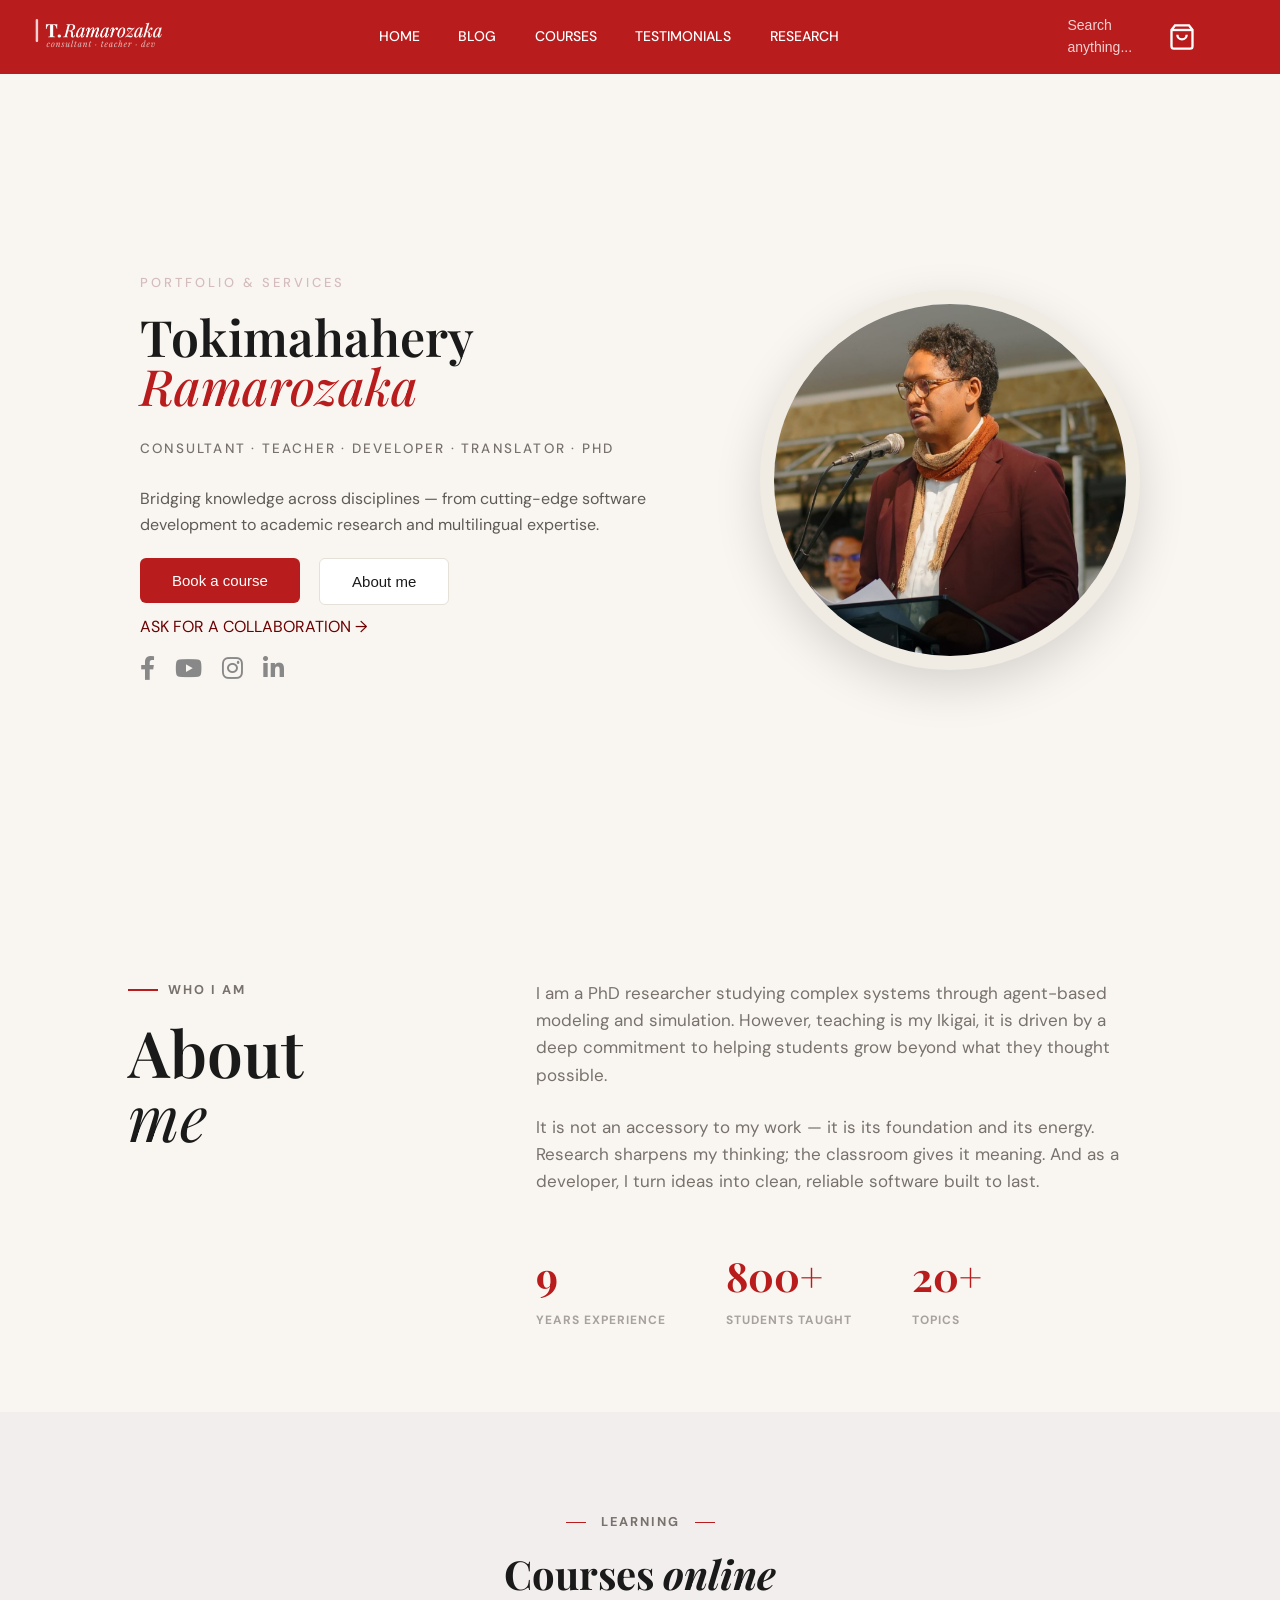
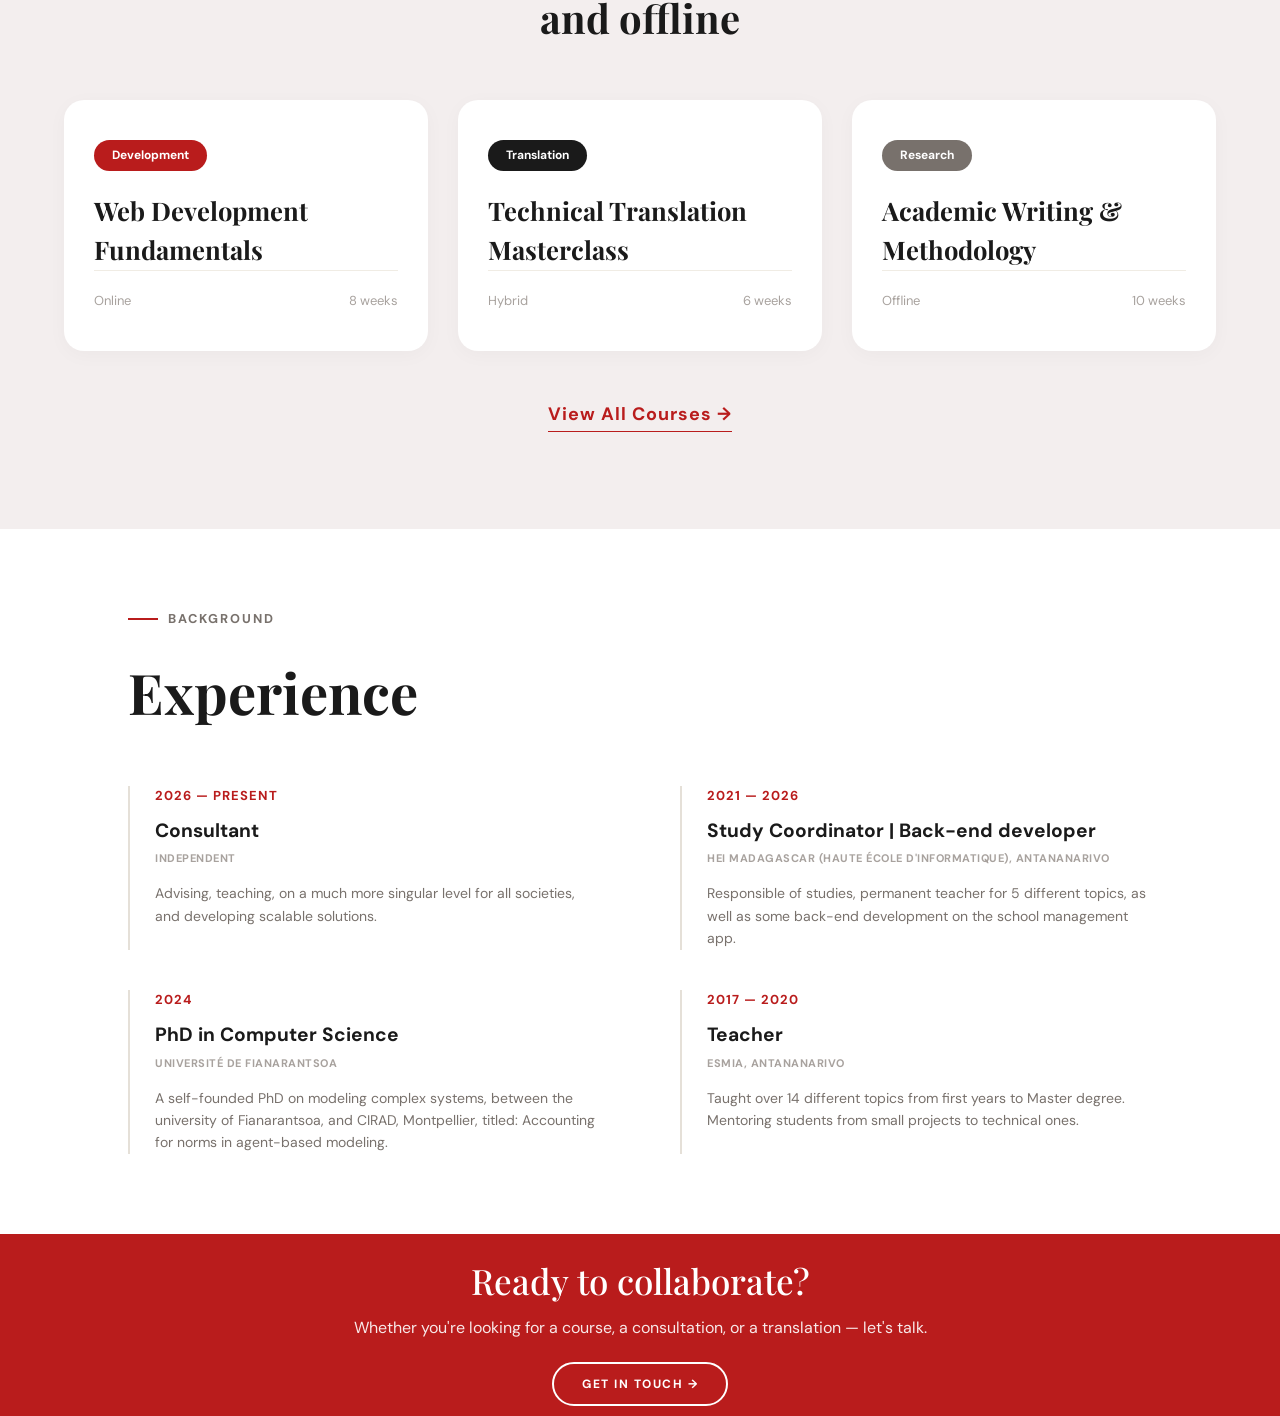
<file: index.html>
<!DOCTYPE html>
<html lang="en">
<head>
  <meta charset="UTF-8" />
  <meta name="viewport" content="width=device-width, initial-scale=1.0" />
  <title>Tokimahery Ramarozaka</title>

  <!-- Google Fonts -->
  <link rel="preconnect" href="https://fonts.googleapis.com">
  <link rel="preconnect" href="https://fonts.gstatic.com" crossorigin>
  <link rel="stylesheet" href="https://cdnjs.cloudflare.com/ajax/libs/font-awesome/6.0.0/css/all.min.css">
  <meta name="viewport" content="width=device-width, initial-scale=1.0">
  <link href="https://fonts.googleapis.com/css2?family=Playfair+Display:ital,wght@0,400;0,500;0,600;0,700;1,400&family=DM+Sans:wght@300;400;500;600&display=swap" rel="stylesheet">
<link href="https://fonts.googleapis.com/css2?family=DM+Sans:wght@400;500&family=Playfair+Display:wght@400;600&display=swap" rel="stylesheet">
  <link rel="stylesheet" href="index.css" />
</head>

<body>

 <header>
  <div class="nav-container">
    <div class="logo">
      <img src="logo.png" alt="Logo">
    </div>

    <div class="menu-btn" id="mobile-menu-btn">
      <span></span>
      <span></span>
      <span></span>
    </div>

    <nav id="nav-menu">
      <a href="index.html">HOME</a>
      <a href="blog.html">BLOG</a>
      <a href="course.html">COURSES</a>
      <a href="TESTIMONIALS.html">TESTIMONIALS</a>
      <a href="RESEARCH.html">RESEARCH</a>
    </nav>

    <div class="nav-right">
      <p class="search-text">Search anything...</p>
      <div class="cart-wrapper">
        <div id="cart-trigger" class="cart-icon">
          <svg viewBox="0 0 24 24" width="28" height="28" fill="none" stroke="white" stroke-width="2"><path d="M6 2L3 6v14a2 2 0 0 0 2 2h14a2 2 0 0 0 2-2V6l-3-4Z"></path><line x1="3" y1="6" x2="21" y2="6"></line><path d="M16 10a4 4 0 0 1-8 0"></path></svg>
        </div>
        <div id="cart-dropdown" class="cart-dropdown">
           <div class="cart-header"><span>Your cart</span><span id="close-cart" class="close-btn">&times;</span></div>
           <p class="empty-msg">Your cart is empty.</p>
        </div>
      </div>
    </div>
  </div>
</header>

  <main>
    <section class="hero">
      <div class="hero-content">
        <p class="hero-small">PORTFOLIO & SERVICES</p>

        <h1>
          Tokimahahery<br>
          <span>Ramarozaka</span>
        </h1>

        <p class="hero-role">
          CONSULTANT · TEACHER · DEVELOPER · TRANSLATOR · PHD
        </p>

        <p class="hero-description">
          Bridging knowledge across disciplines — from cutting-edge software development to academic research and multilingual expertise.
        </p>

        <div class="hero-buttons">
          <a href="course.html"><button class="btn-primary">Book a course</button></a>
          <button class="btn-outline">About me</button>
        </div>

        <div class="collaboration-links">
  <p>ASK FOR A COLLABORATION &rarr;</p>
  <div class="social-icons">
    <a href="#" target="_blank" title="Facebook"><i class="fab fa-facebook-f"></i></a>
    <a href="#" target="_blank" title="YouTube"><i class="fab fa-youtube"></i></a>
    <a href="#" target="_blank" title="Instagram"><i class="fab fa-instagram"></i></a>
    <a href="#" target="_blank" title="LinkedIn"><i class="fab fa-linkedin-in"></i></a>
  </div>
</div>
      </div>

      <div class="hero-image">
        <div class="photo-frame">
          <img src="square-image.jpg" alt="Tokimahery Ramarozaka" />
        </div>
      </div>
    </section>
  </main>


  <section class="about-section">
  <div class="container">
    <div class="about-title">
      <div class="subtitle">
        <span class="line"></span>
        <span class="subtitle-text">WHO I AM</span>
      </div>
      <h1>About<br><i>me</i></h1>
    </div>

    <div class="about-content">
      <div class="description">
        <p>I am a PhD researcher studying complex systems through agent-based modeling and simulation. However, teaching is my Ikigai, it is driven by a deep commitment to helping students grow beyond what they thought possible.</p>
        <p>It is not an accessory to my work — it is its foundation and its energy. Research sharpens my thinking; the classroom gives it meaning. And as a developer, I turn ideas into clean, reliable software built to last.</p>
      </div>

      <div class="stats-grid">
        <div class="stat-item">
          <span class="stat-number">9</span>
          <span class="stat-label">YEARS EXPERIENCE</span>
        </div>
        <div class="stat-item">
          <span class="stat-number">800+</span>
          <span class="stat-label">STUDENTS TAUGHT</span>
        </div>
        <div class="stat-item">
          <span class="stat-number">20+</span>
          <span class="stat-label">TOPICS</span>
        </div>
      </div>
    </div>
  </div>
</section>

<section class="courses-section">
  <div class="courses-header">
    <div class="subtitle-center">
      <span class="line-small"></span>
      <span class="subtitle-text">LEARNING</span>
      <span class="line-small"></span>
    </div>
    <h2>Courses <i>online</i><br>and offline</h2>
  </div>

  <div class="courses-grid">
    <div class="course-card">
      <span class="tag tag-red">Development</span>
      <h3>Web Development Fundamentals</h3>
      <div class="course-footer">
        <span>Online</span>
        <span>8 weeks</span>
      </div>
    </div>

    <div class="course-card">
      <span class="tag tag-dark">Translation</span>
      <h3>Technical Translation Masterclass</h3>
      <div class="course-footer">
        <span>Hybrid</span>
        <span>6 weeks</span>
      </div>
    </div>

    <div class="course-card">
      <span class="tag tag-gray">Research</span>
      <h3>Academic Writing & Methodology</h3>
      <div class="course-footer">
        <span>Offline</span>
        <span>10 weeks</span>
      </div>
    </div>
  </div>

  <div class="view-all">
    <a href="course.html" class="view-all-link">View All Courses →</a>
  </div>
</section>

<section class="experience-section">
  <div class="experience-container">
    <div class="experience-header">
      <div class="subtitle">
        <span class="line"></span>
        <span class="subtitle-text">BACKGROUND</span>
      </div>
      <h2>Experience</h2>
    </div>

    <div class="experience-grid">
      <div class="exp-item">
        <span class="exp-date">2026 — PRESENT</span>
        <h3>Consultant</h3>
        <p class="exp-org">INDEPENDENT</p>
        <p class="exp-text">Advising, teaching, on a much more singular level for all societies, and developing scalable solutions.</p>
      </div>

      <div class="exp-item">
        <span class="exp-date">2021 — 2026</span>
        <h3>Study Coordinator | Back-end developer</h3>
        <p class="exp-org">HEI MADAGASCAR (HAUTE ÉCOLE D'INFORMATIQUE), ANTANANARIVO</p>
        <p class="exp-text">Responsible of studies, permanent teacher for 5 different topics, as well as some back-end development on the school management app.</p>
      </div>

      <div class="exp-item">
        <span class="exp-date">2024</span>
        <h3>PhD in Computer Science</h3>
        <p class="exp-org">UNIVERSITÉ DE FIANARANTSOA</p>
        <p class="exp-text">A self-founded PhD on modeling complex systems, between the university of Fianarantsoa, and CIRAD, Montpellier, titled: Accounting for norms in agent-based modeling.</p>
      </div>

      <div class="exp-item">
        <span class="exp-date">2017 — 2020</span>
        <h3>Teacher</h3>
        <p class="exp-org">ESMIA, ANTANANARIVO</p>
        <p class="exp-text">Taught over 14 different topics from first years to Master degree. Mentoring students from small projects to technical ones.</p>
      </div>
    </div>
  </div>
</section>

<section class="cta-section">
  <div class="cta-container">
    <h2 class="cta-title">Ready to collaborate?</h2>
    <p class="cta-text">Whether you're looking for a course, a consultation, or a translation — let's talk.</p>
    <div class="cta-action">
      <a href="mailto:contact@example.com" class="get-in-touch">GET IN TOUCH →</a>
    </div>
  </div>
</section>

  <script src="index.js"></script>
</body>
</html>
</file>
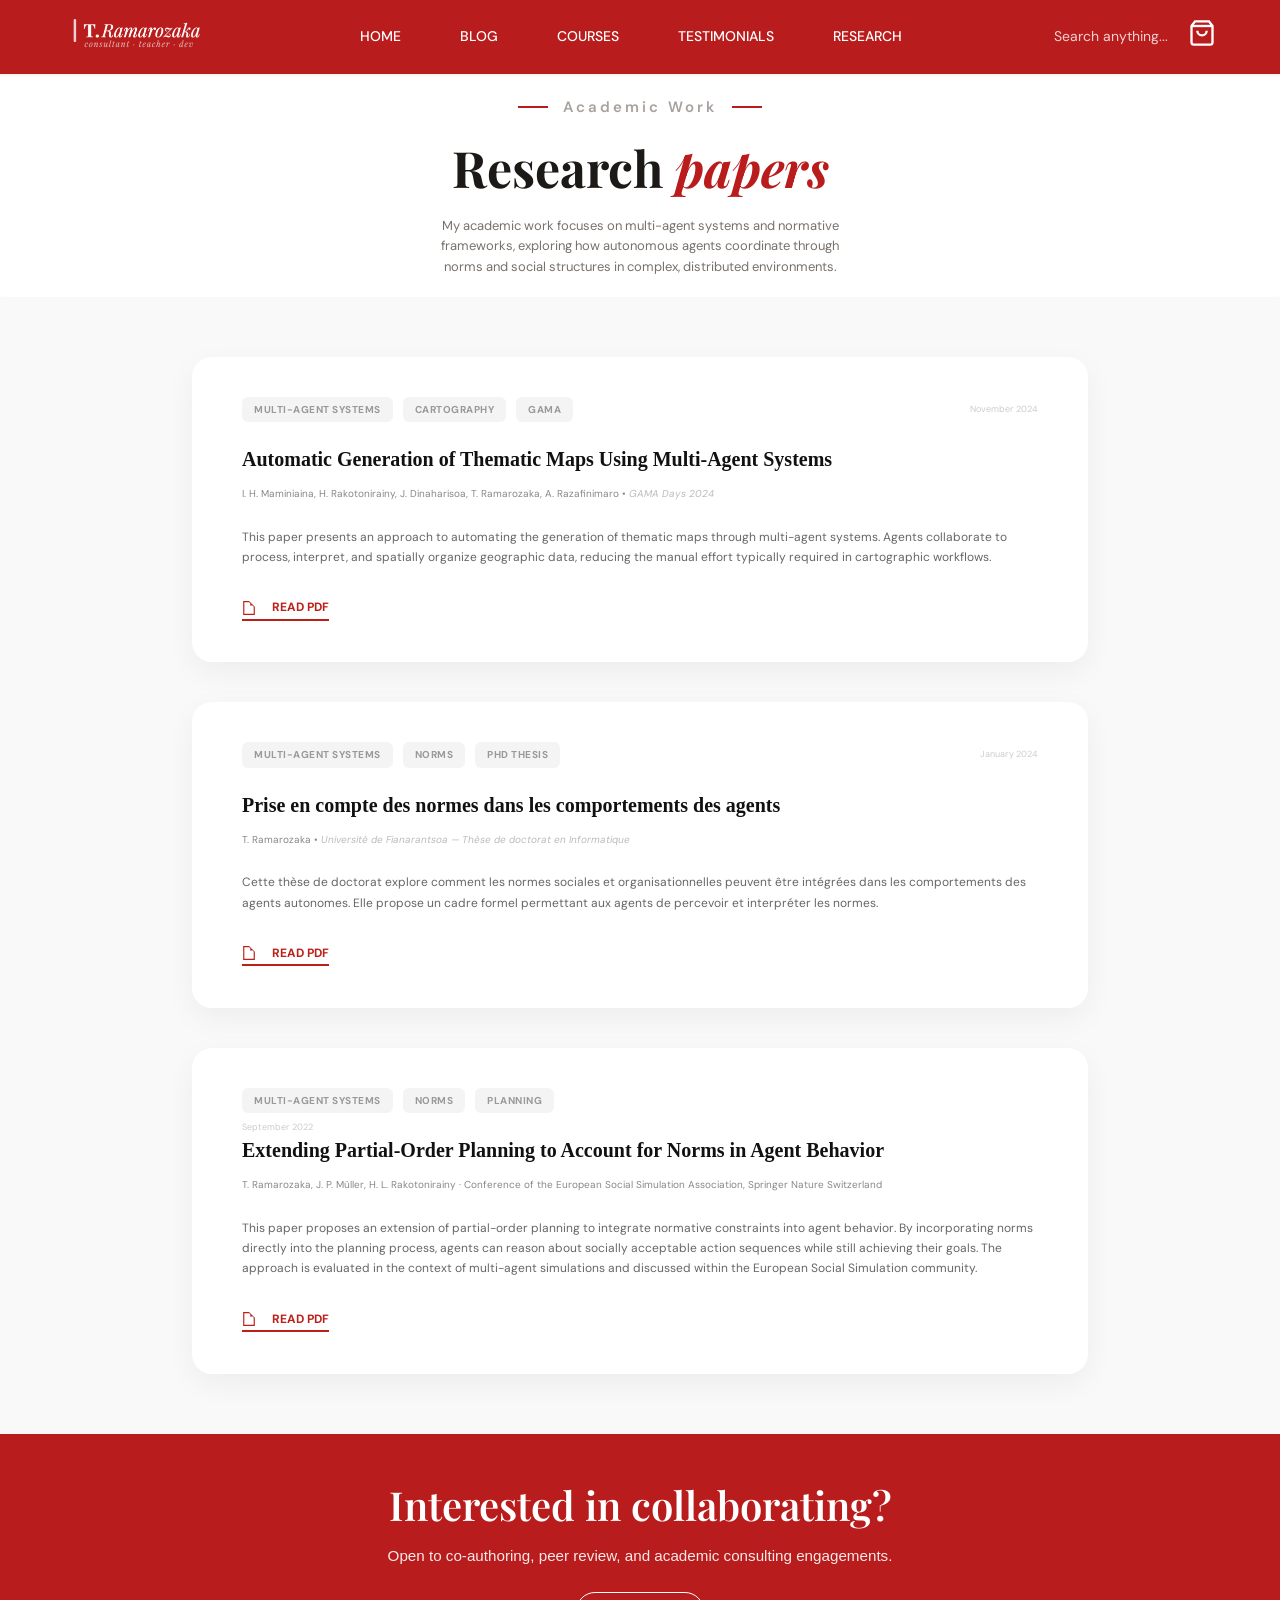
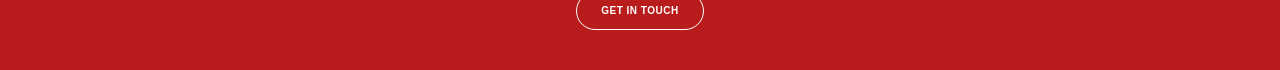
<file: RESEARCH.html>
<!DOCTYPE html>
<html lang="en">
<head>
  <meta charset="UTF-8" />
  <meta name="viewport" content="width=device-width, initial-scale=1.0" />
  <title>Tokimahery Ramarozaka</title>
  <link rel="preconnect" href="https://fonts.googleapis.com">
  <link rel="preconnect" href="https://fonts.gstatic.com" crossorigin>
  <link rel="stylesheet" href="https://cdnjs.cloudflare.com/ajax/libs/font-awesome/6.0.0/css/all.min.css">
  <link href="https://fonts.googleapis.com/css2?family=DM+Sans:wght@300;400;500;600&family=Playfair+Display:wght@400;600&display=swap" rel="stylesheet">
  <link rel="stylesheet" href="RESEARCH.css" />
</head>
<body>

  <header>
    <div class="partis">
       <div class="nav-container">
      <div class="logo">
        <img src="logo.png" alt="Logo">
      </div>

      <div class="menu-btn" id="mobile-menu-btn">
        <span></span>
        <span></span>
        <span></span>
      </div>

      <nav id="nav-menu">
        <a href="index.html">HOME</a>
        <a href="blog.html">BLOG</a>
        <a href="course.html">COURSES</a>
        <a href="TESTIMONIALS.html">TESTIMONIALS</a>
        <a href="RESEARCH.html">RESEARCH</a>
      </nav>

      <div class="nav-right">
        <p class="search-text">Search anything...</p>
        <div class="cart-wrapper">
          <div id="cart-trigger" class="cart-icon">
             <svg viewBox="0 0 24 24" width="28" height="28" fill="none" stroke="white" stroke-width="2"><path d="M6 2L3 6v14a2 2 0 0 0 2 2h14a2 2 0 0 0 2-2V6l-3-4Z"></path><line x1="3" y1="6" x2="21" y2="6"></line><path d="M16 10a4 4 0 0 1-8 0"></path></svg>
          </div>
          <div id="cart-dropdown" class="cart-dropdown">
             <div class="cart-header"><span>Your cart</span><span id="close-cart" class="close-btn">&times;</span></div>
             <p class="empty-msg">Your cart is empty.</p>
          </div>
        </div>
      </div>
    </div>
    </div>

    <div class="blog-intro-container">
        <div class="badge-wrapper">
            <span class="red-line"></span>
            <span class="badge-text">Academic Work</span>
            <span class="red-line"></span>
        </div>
        <h1 class="blog-main-title">Research <span class="italic-red">papers</span></h1>
        <p class="blog-desc">My academic work focuses on multi-agent systems and normative frameworks, 
                exploring how autonomous agents coordinate through norms and social 
                structures in complex, distributed environments.</p>
    </div>
    
<div class="main-wrapper">
    <div class="content-container">
        
        <article class="paper-card">
            <div class="paper-meta">
                <div class="tags">
                    <span>MULTI-AGENT SYSTEMS</span>
                    <span>CARTOGRAPHY</span>
                    <span>GAMA</span>
                </div>
                <span class="date">November 2024</span>
            </div>

            <h2 class="paper-title">Automatic Generation of Thematic Maps Using Multi-Agent Systems</h2>
            
            <p class="authors">I. H. Maminiaina, H. Rakotonirainy, J. Dinaharisoa, T. Ramarozaka, A. Razafinimaro • <span class="venue">GAMA Days 2024</span></p>

            <p class="abstract">
                This paper presents an approach to automating the generation of thematic maps through multi-agent systems. 
                Agents collaborate to process, interpret, and spatially organize geographic data, reducing the manual 
                effort typically required in cartographic workflows.
            </p>

            <a href="https://hal.science/hal-04890215v1/file/Gama_days_2024_Maminiaina.pdf" target="_blank" class="pdf-link">
    <svg width="14" height="14" viewBox="0 0 24 24" fill="currentColor" style="margin-right: 8px;">
        <path d="M11.363 2c4.155 0 2.637 6 2.637 6s6-1.518 6 2.638v11.362h-16v-20h7.363zm.637-2h-10v24h20v-14l-10-10z"/>
    </svg>
    READ PDF
</a>
        </article>

        <article class="paper-card">
            <div class="paper-meta">
                <div class="tags">
                    <span>MULTI-AGENT SYSTEMS</span>
                    <span>NORMS</span>
                    <span>PHD THESIS</span>
                </div>
                <span class="date">January 2024</span>
            </div>

            <h2 class="paper-title">Prise en compte des normes dans les comportements des agents</h2>
            
            <p class="authors">T. Ramarozaka • <span class="venue">Université de Fianarantsoa — Thèse de doctorat en Informatique</span></p>

            <p class="abstract">
                Cette thèse de doctorat explore comment les normes sociales et organisationnelles peuvent être intégrées dans les 
                comportements des agents autonomes. Elle propose un cadre formel permettant aux agents de percevoir et interpréter les normes.
            </p>

                     <a href="https://agritrop.cirad.fr/610658/1/THESE%20Tokimahery%20FINALE.pdf" target="_blank" class="pdf-link">
    <svg width="14" height="14" viewBox="0 0 24 24" fill="currentColor" style="margin-right: 8px;">
        <path d="M11.363 2c4.155 0 2.637 6 2.637 6s6-1.518 6 2.638v11.362h-16v-20h7.363zm.637-2h-10v24h20v-14l-10-10z"/>
    </svg>
    READ PDF
</a>
        </article>


        <div class="page-bg">
    <div class="main-container">

        <article class="paper-card">
            <div class="card-header">
                <div class="tags">
                    <span>MULTI-AGENT SYSTEMS</span>
                    <span>NORMS</span>
                    <span>PLANNING</span>
                </div>
                <span class="date">September 2022</span>
            </div>

            <h2 class="paper-title">Extending Partial-Order Planning to Account for Norms in Agent Behavior</h2>
            
            <p class="authors">
                T. Ramarozaka, J. P. Müller, H. L. Rakotonirainy · 
                <span class="conference">Conference of the European Social Simulation Association, Springer Nature Switzerland</span>
            </p>

            <p class="abstract">
                This paper proposes an extension of partial-order planning to integrate normative constraints into agent behavior. 
                By incorporating norms directly into the planning process, agents can reason about socially acceptable action 
                sequences while still achieving their goals. The approach is evaluated in the context of multi-agent 
                simulations and discussed within the European Social Simulation community.
            </p>

                              <a href="https://edepot.wur.nl/641647#page=144" target="_blank" class="pdf-link">
    <svg width="14" height="14" viewBox="0 0 24 24" fill="currentColor" style="margin-right: 8px;">
        <path d="M11.363 2c4.155 0 2.637 6 2.637 6s6-1.518 6 2.638v11.362h-16v-20h7.363zm.637-2h-10v24h20v-14l-10-10z"/>
    </svg>
    READ PDF
</a>
            </div>
        </article>

        </div>
</div>
    </div>
</div>
     

<div class="cta-banner">
  <div class="cta-content">
    <h2>Interested in collaborating?</h2>
    <p>Open to co-authoring, peer review, and academic consulting engagements.</p>
    
    <div class="cta-buttons">
<a href="mailto:manounianja@email.com?subject=Collaboration Inquiry" class="btn btn-outline">
  GET IN TOUCH
</a>
    </div>
  </div>
</div>
  </header>
  <script src="RESEARCH.js"></script>
</body>
</html>
</file>
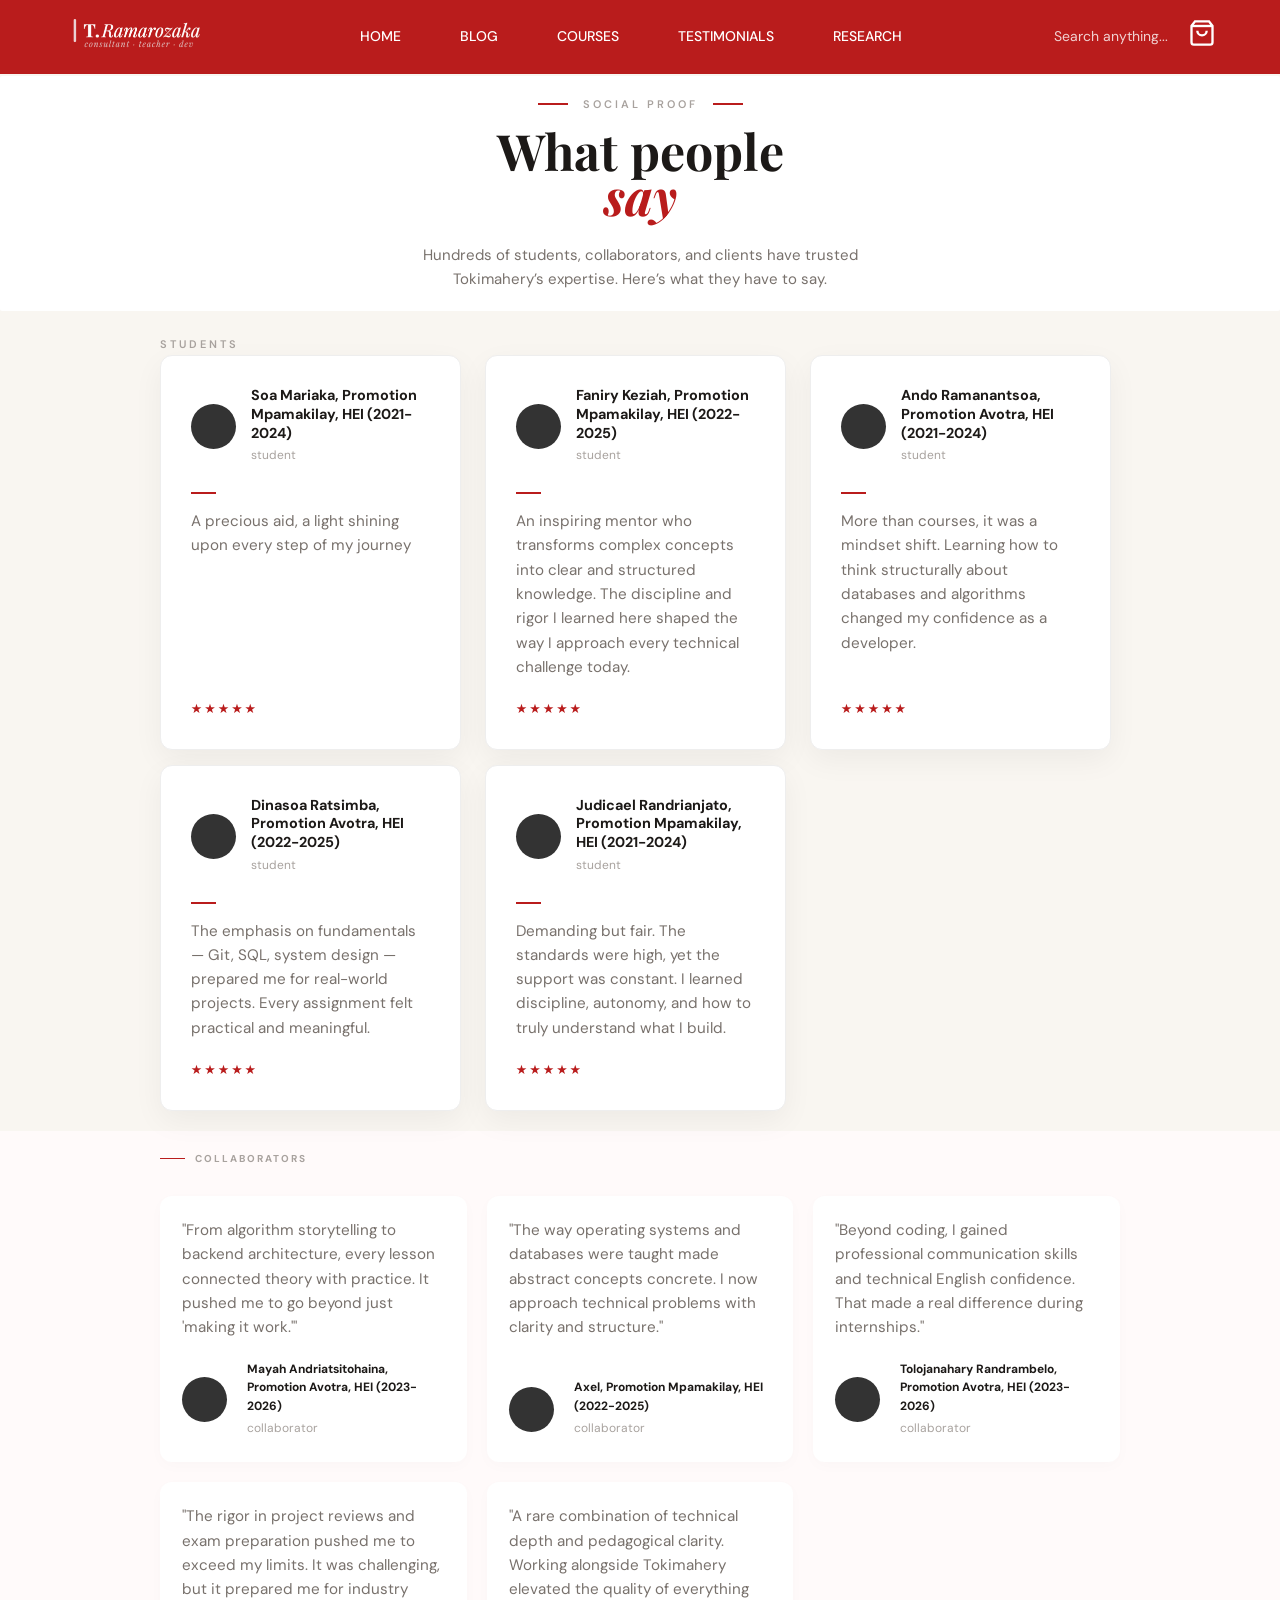
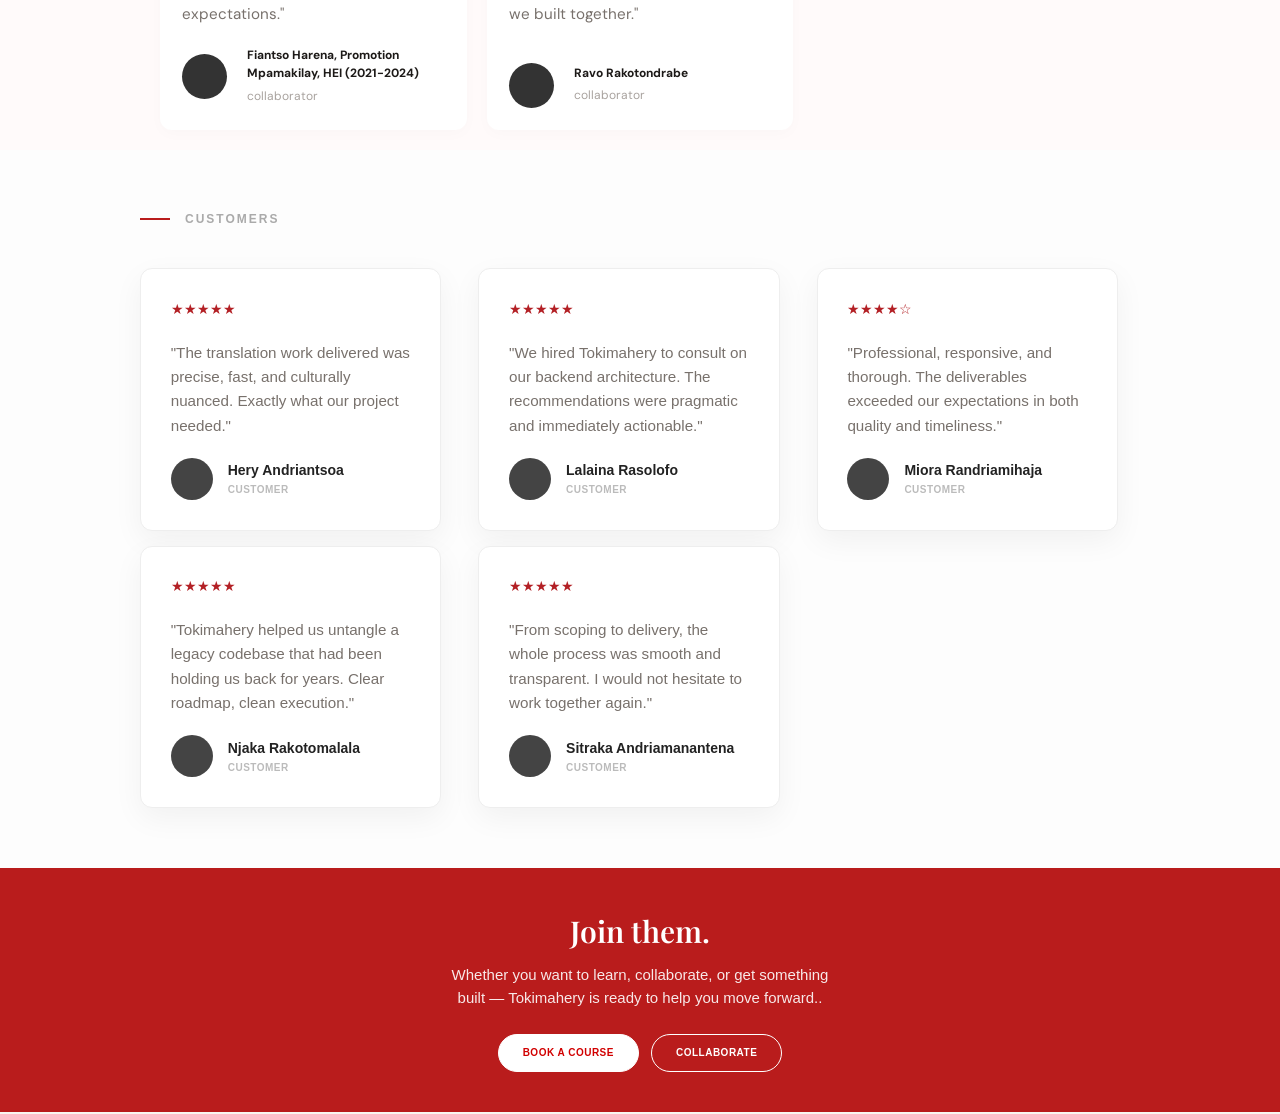
<file: TESTIMONIALS.html>
<!DOCTYPE html>
<html lang="en">
<head>
  <meta charset="UTF-8" />
  <meta name="viewport" content="width=device-width, initial-scale=1.0" />
  <title>Tokimahery Ramarozaka</title>
  <link rel="preconnect" href="https://fonts.googleapis.com">
  <link rel="preconnect" href="https://fonts.gstatic.com" crossorigin>
  <link rel="stylesheet" href="https://cdnjs.cloudflare.com/ajax/libs/font-awesome/6.0.0/css/all.min.css">
  <link href="https://fonts.googleapis.com/css2?family=DM+Sans:wght@300;400;500;600&family=Playfair+Display:wght@400;600&display=swap" rel="stylesheet">
  <link rel="stylesheet" href="TESTIMONIALS.css" />
</head>
<body>

  <header>
    <div class="partis">
       <div class="nav-container">
      <div class="logo">
        <img src="logo.png" alt="Logo">
      </div>

      <div class="menu-btn" id="mobile-menu-btn">
        <span></span>
        <span></span>
        <span></span>
      </div>

      <nav id="nav-menu">
        <a href="index.html">HOME</a>
        <a href="blog.html">BLOG</a>
        <a href="course.html">COURSES</a>
        <a href="TESTIMONIALS.html">TESTIMONIALS</a>
        <a href="RESEARCH.html">RESEARCH</a>
      </nav>

      <div class="nav-right">
        <p class="search-text">Search anything...</p>
        <div class="cart-wrapper">
          <div id="cart-trigger" class="cart-icon">
             <svg viewBox="0 0 24 24" width="28" height="28" fill="none" stroke="white" stroke-width="2"><path d="M6 2L3 6v14a2 2 0 0 0 2 2h14a2 2 0 0 0 2-2V6l-3-4Z"></path><line x1="3" y1="6" x2="21" y2="6"></line><path d="M16 10a4 4 0 0 1-8 0"></path></svg>
          </div>
          <div id="cart-dropdown" class="cart-dropdown">
             <div class="cart-header"><span>Your cart</span><span id="close-cart" class="close-btn">&times;</span></div>
             <p class="empty-msg">Your cart is empty.</p>
          </div>
        </div>
      </div>
    </div>
    </div>

 <div class="blog-intro-container">
        <div class="badge-wrapper">
            <span class="red-line"></span>
            <span class="badge-text">SOCIAL PROOF</span>
            <span class="red-line"></span>
        </div>
        <h1 class="blog-main-title">What people<span class="italic-red">say</span></h1>
        <p class="blog-desc">
    Hundreds of students, collaborators, and clients have trusted 
    <strong></strong>Tokimahery’s expertise. Here’s what they have to say.
</p>
    </div>
    

    <section class="testimonials-section">
    <div class="section-container">
        <div class="section-badge">
            <span class="line"></span>
            <span class="badge-text">STUDENTS</span>
        </div>

        <div class="testimonials-grid">
            
            <div class="testimonial-card">
                <div class="card-header">
                    <div class="avatar"></div>
                    <div class="user-meta">
                        <h4>Soa Mariaka, Promotion Mpamakilay, HEI (2021-2024)</h4>
                        <span class="role">student</span>
                    </div>
                </div>
                <div class="red-divider"></div>
                <p class="quote">A precious aid, a light shining upon every step of my journey</p>
                <div class="rating">★★★★★</div>
            </div>

            <div class="testimonial-card">
                <div class="card-header">
                    <div class="avatar"></div>
                    <div class="user-meta">
                        <h4>Faniry Keziah, Promotion Mpamakilay, HEI (2022-2025)</h4>
                        <span class="role">student</span>
                    </div>
                </div>
                <div class="red-divider"></div>
                <p class="quote">An inspiring mentor who transforms complex concepts into clear and structured knowledge. The discipline and rigor I learned here shaped the way I approach every technical challenge today.</p>
                <div class="rating">★★★★★</div>
            </div>

            <div class="testimonial-card">
                <div class="card-header">
                    <div class="avatar"></div>
                    <div class="user-meta">
                        <h4>Ando Ramanantsoa, Promotion Avotra, HEI (2021-2024)</h4>
                        <span class="role">student</span>
                    </div>
                </div>
                <div class="red-divider"></div>
                <p class="quote">More than courses, it was a mindset shift. Learning how to think structurally about databases and algorithms changed my confidence as a developer.</p>
                <div class="rating">★★★★★</div>
            </div>

            <div class="testimonial-card">
                <div class="card-header">
                    <div class="avatar"></div>
                    <div class="user-meta">
                        <h4>Dinasoa Ratsimba, Promotion Avotra, HEI (2022-2025)</h4>
                        <span class="role">student</span>
                    </div>
                </div>
                <div class="red-divider"></div>
                <p class="quote">The emphasis on fundamentals — Git, SQL, system design — prepared me for real-world projects. Every assignment felt practical and meaningful.</p>
                <div class="rating">★★★★★</div>
            </div>

            <div class="testimonial-card">
                <div class="card-header">
                    <div class="avatar"></div>
                    <div class="user-meta">
                        <h4>Judicael Randrianjato, Promotion Mpamakilay, HEI (2021-2024)</h4>
                        <span class="role">student</span>
                    </div>
                </div>
                <div class="red-divider"></div>
                <p class="quote">Demanding but fair. The standards were high, yet the support was constant. I learned discipline, autonomy, and how to truly understand what I build.</p>
                <div class="rating">★★★★★</div>
            </div>

        </div>
    </div>
</section>


<div class="main-wrapper">
    <div class="container-centrer">
        <div class="collab-badge">
            <span class="ligne-rouge"></span>
            <span class="badge-texte">COLLABORATORS</span>
        </div>

        <div class="collab-grille">
            <div class="collab-cadre">
                <p class="quote">"From algorithm storytelling to backend architecture, every lesson connected theory with practice. It pushed me to go beyond just 'making it work.'"</p>
                <div class="footer-cadre">
                    <div class="avatar"></div>
                    <div class="infos">
                        <h4>Mayah Andriatsitohaina, Promotion Avotra, HEI (2023-2026)</h4>
                        <span class="role">COLLABORATOR</span>
                    </div>
                </div>
            </div>

            <div class="collab-cadre">
                <p class="quote">"The way operating systems and databases were taught made abstract concepts concrete. I now approach technical problems with clarity and structure."</p>
                <div class="footer-cadre">
                    <div class="avatar"></div>
                    <div class="infos">
                        <h4>Axel, Promotion Mpamakilay, HEI (2022-2025)</h4>
                        <span class="role">COLLABORATOR</span>
                    </div>
                </div>
            </div>

            <div class="collab-cadre">
                <p class="quote">"Beyond coding, I gained professional communication skills and technical English confidence. That made a real difference during internships."</p>
                <div class="footer-cadre">
                    <div class="avatar"></div>
                    <div class="infos">
                        <h4>Tolojanahary Randrambelo, Promotion Avotra, HEI (2023-2026)</h4>
                        <span class="role">COLLABORATOR</span>
                    </div>
                </div>
            </div>

            <div class="collab-cadre">
                <p class="quote">"The rigor in project reviews and exam preparation pushed me to exceed my limits. It was challenging, but it prepared me for industry expectations."</p>
                <div class="footer-cadre">
                    <div class="avatar"></div>
                    <div class="infos">
                        <h4>Fiantso Harena, Promotion Mpamakilay, HEI (2021-2024)</h4>
                        <span class="role">COLLABORATOR</span>
                    </div>
                </div>
            </div>

            <div class="collab-cadre">
                <p class="quote">"A rare combination of technical depth and pedagogical clarity. Working alongside Tokimahery elevated the quality of everything we built together."</p>
                <div class="footer-cadre">
                    <div class="avatar"></div>
                    <div class="infos">
                        <h4>Ravo Rakotondrabe</h4>
                        <span class="role">COLLABORATOR</span>
                    </div>
                </div>
            </div>
        </div>
    </div>
</div>

<section class="testimonial-section">
  <div class="container">
    <div class="section-title">
      <span class="red-line"></span>
      <h2>CUSTOMERS</h2>
    </div>

    <div class="testimonial-grid">
      
      <article class="testimonial-card">
        <div class="stars">★★★★★</div>
        <p class="quote">"The translation work delivered was precise, fast, and culturally nuanced. Exactly what our project needed."</p>
        <div class="author">
          <div class="avatar-circle"></div>
          <div class="author-info">
            <span class="name">Hery Andriantsoa</span>
            <span class="status">CUSTOMER</span>
          </div>
        </div>
      </article>

      <article class="testimonial-card">
        <div class="stars">★★★★★</div>
        <p class="quote">"We hired Tokimahery to consult on our backend architecture. The recommendations were pragmatic and immediately actionable."</p>
        <div class="author">
          <div class="avatar-circle"></div>
          <div class="author-info">
            <span class="name">Lalaina Rasolofo</span>
            <span class="status">CUSTOMER</span>
          </div>
        </div>
      </article>

      <article class="testimonial-card">
        <div class="stars">★★★★☆</div>
        <p class="quote">"Professional, responsive, and thorough. The deliverables exceeded our expectations in both quality and timeliness."</p>
        <div class="author">
          <div class="avatar-circle"></div>
          <div class="author-info">
            <span class="name">Miora Randriamihaja</span>
            <span class="status">CUSTOMER</span>
          </div>
        </div>
      </article>

      <article class="testimonial-card">
        <div class="stars">★★★★★</div>
        <p class="quote">"Tokimahery helped us untangle a legacy codebase that had been holding us back for years. Clear roadmap, clean execution."</p>
        <div class="author">
          <div class="avatar-circle"></div>
          <div class="author-info">
            <span class="name">Njaka Rakotomalala</span>
            <span class="status">CUSTOMER</span>
          </div>
        </div>
      </article>

      <article class="testimonial-card">
        <div class="stars">★★★★★</div>
        <p class="quote">"From scoping to delivery, the whole process was smooth and transparent. I would not hesitate to work together again."</p>
        <div class="author">
          <div class="avatar-circle"></div>
          <div class="author-info">
            <span class="name">Sitraka Andriamanantena</span>
            <span class="status">CUSTOMER</span>
          </div>
        </div>
      </article>

    </div>
  </div>
</section>

<div class="cta-banner">
  <div class="cta-content">
    <h2>Join them.</h2>
    <p>Whether you want to learn, collaborate, or get something built — Tokimahery is ready to help you move forward..</p>
    
    <div class="cta-buttons">
      <a href="course.html" class="btn btn-white">BOOK A COURSE</a>
      <a href="#" class="btn btn-outline">COLLABORATE</a>
    </div>
  </div>
</div>
  </header>
  <script src="TESTIMONIALS.js"></script>
</body>
</html>
</file>
<file: index.css>
:root {
  --color-red:       #b91c1c;
  --color-red-dark:  #991b1b;
  --color-red-darker:#6b0000;
  --color-red-hover: #7f1d1d;

  --color-bg-warm:   #f9f6f1;
  --color-bg-white:  #ffffff;

  --color-text-dark:   #1a1a1a;
  --color-text-muted:  #78716c;
  --color-text-light:  #a8a29e;

  --color-border:       #e5e0d8;
  --color-border-light: #f0ece4;
}

* {
  margin: 0;
  padding: 0;
  box-sizing: border-box;
}

body {
  font-family: "DM Sans", system-ui, sans-serif;
  background: var(--color-bg-warm);
  color: var(--color-text-dark);
  line-height: 1.55;
}

header {
  position: fixed;
  inset: 0 0 auto 0;
  background: var(--color-red);
  color: white;
  z-index: 1000;
  height: 74px;
}

.nav-container {
  display: flex;
  align-items: center;
  justify-content: space-between;
  max-width: 1440px;
  margin: 0 auto;
  padding: 0 5vw;
  height: 100%;
}

.logo img {
  height: 42px;
  width: auto;
  margin-left: -1cm;
}

nav {
  display: flex;
  gap: 2.4rem;
  padding: 10px 20px;
  display: flex;
  justify-content: flex-end
  
}
nav{
    margin-left: 5cm;
}

nav a {
  color: white;
  text-decoration: none;
  font-size: 14px;
  font-weight: 500;
  position: relative;
}

nav a::after {
  content: "";
  position: absolute;
  bottom: -8px;
  left: 0;
  width: 0;
  height: 2px;
  background: white;
  transition: width 0.28s ease;
}

nav a:hover::after,
nav a:focus::after {
  width: 100%;
}

.right-nav {
  display: flex;
  align-items: center;
  gap: 1.5rem;
}

.search {
  padding: 8px 14px;
  font-size: 13.5px;
  border: none;
  border-radius: 5px;
  width: 200px;
  max-width: 220px;
}

.menu-btn {
  display: none;
  flex-direction: column;
  gap: 5px;
  cursor: pointer;
}

.menu-btn span {
  width: 26px;
  height: 2.8px;
  background: white;
  border-radius: 2px;
}


.hero {
  min-height: 100vh;
  padding: 140px 5vw 80px;
  display: flex;
  align-items: center;
  justify-content: center;
  gap: 100px;
  max-width: 1440px;
  margin: 0 auto;
}

.hero-content {
  max-width: 560px;
}

.hero-small {
  font-size: 13px;
  letter-spacing: 3px;
  color: #d4bcbc;
  font-weight: 500;
  margin-bottom: 1.2rem;
}

h1 {
  font-family: "Playfair Display", serif;
  font-size: 50px;
  font-weight: 600;
  line-height: 0.98;
  margin-bottom: 1.4rem;
}

h1 span {
  display: block;
  font-style: italic;
  color: var(--color-red);
  font-weight: 500;
}

.hero-role {
  font-size: 13.5px;
  letter-spacing: 2.2px;
  color: var(--color-text-muted);
  font-weight: 500;
  margin: 1.8rem 0 1.6rem;
}

.hero-description {
  font-size: 16px;
  color: #5f5a55;
  max-width: 520px;
  margin-bottom: 2.4rem;
  line-height: 1.65;
}

.hero-buttons {
  display: flex;
  gap: 1.2rem;
  margin-bottom: 3rem;
  margin-top: -0.50cm;
}

.btn-primary,
.btn-outline {
  padding: 14px 32px;
  font-size: 15px;
  font-weight: 500;
  border-radius: 6px;
  cursor: pointer;
  transition: all 0.25s ease;
}

.btn-primary {
  background: var(--color-red);
  color: white;
  border: none;
}

.btn-primary:hover {
  background: var(--color-red-hover);
}

.btn-outline {
  background: white;
  border: 1px solid var(--color-border);
  color: var(--color-text-dark);
}

.btn-outline:hover {
  background: #f8f5f0;
}

.collab {
  color: var(--color-red-darker);
  font-size: 17px;
  font-weight: 500;
  margin: 1.5rem 0 1.2rem;
}


.social-icons {
  display: flex;
  gap: 20px; 
  margin-top: 10px;
}

.social-icons a {
  color: #888;
  font-size: 24px; 
  transition: all 0.3s ease;
  text-decoration: none;
}


.social-icons a:hover {
  color: #b30000; 
  transform: translateY(-3px); 
}


.hero-image {
  flex-shrink: 0;
}

.photo-frame {
  width: 380px;
  height: 380px;
  border-radius: 50%;
  overflow: hidden;
  border: 14px solid #f0ece4;
  box-shadow: 0 16px 48px rgba(0,0,0,0.14);
  background: white;
}

.photo-frame img {
  width: 100%;
  height: 100%;
  object-fit: cover;
}

.nav-right {
  display: flex;
  align-items: center;
  gap: 20px; 
  padding: 10px 20px;
  margin-left: 5cm;
}

.search-text {
  color: rgba(255, 255, 255, 0.8); 
  font-family: Arial, sans-serif;
  font-size: 14px;
  margin: 0;
  cursor: pointer;
}

.cart-wrapper {
  position: relative;
}

.cart-icon {
  cursor: pointer;
  display: flex;
  align-items: center;
}


.cart-dropdown {
  display: none;
  position: absolute;
  top: 45px;
  right: -10px;
  width: 260px;
  background: white;
  border-radius: 15px;
  box-shadow: 0 10px 30px rgba(0,0,0,0.2);
  padding: 20px;
  z-index: 1000;
}

.cart-dropdown.active {
  display: block;
}

.cart-header {
  display: flex;
  justify-content: space-between;
  font-weight: bold;
  color: #333;
  margin-bottom: 30px;
}

.close-btn {
  color: #ccc;
  cursor: pointer;
  font-size: 20px;
}

.empty-msg {
  text-align: center;
  color: #ccc;
  font-style: italic;
  font-size: 13px;
}
.collaboration-links p{
    color: #6b0000;
    margin-top: -1cm;
}

@media (max-width: 992px) {
  .menu-btn {
    display: flex; 
    z-index: 1100;
  }

  nav {
    position: fixed;
    top: 0;
    right: -100%;
    width: 80%;
    height: 100vh;
    background: var(--color-red-darker);
    flex-direction: column;
    justify-content: center !important;
    align-items: center;
    gap: 2.5rem;
    transition: 0.4s cubic-bezier(0.4, 0, 0.2, 1);
    box-shadow: -10px 0 30px rgba(0,0,0,0.3);
    margin-left: 0; 
  }

  nav.open {
    right: 0; 
  }

  .nav-right {
    margin-left: 0;
    gap: 15px;
  }

  .search-text {
    display: none; 
  }

  .hero {
    flex-direction: column;
    text-align: center;
    padding-top: 120px;
    gap: 50px;
  }

  .photo-frame {
    width: 280px; 
    height: 280px;
  }

  h1 {
    font-size: 38px;
  }

  .hero-buttons {
    justify-content: center;
  }
}

.menu-btn.active span:nth-child(1) {
  transform: translateY(8px) rotate(45deg);
}
.menu-btn.active span:nth-child(2) {
  opacity: 0;
}
.menu-btn.active span:nth-child(3) {
  transform: translateY(-8px) rotate(-45deg);
}

.menu-title {
  display: none; 
}

@media (max-width: 992px) {
  .menu-title {
    display: block;
    color: white;
    font-size: 24px;
    margin-bottom: 30px;
    letter-spacing: 5px;
    font-weight: bold;
    border-bottom: 2px solid rgba(255,255,255,0.2);
    width: 100%;
    text-align: center;
    padding-bottom: 15px;
  }

  nav a {
    width: 100%;
    text-align: center;
    padding: 15px 0;
    border-bottom: 1px solid rgba(255,255,255,0.1);
    transition: color 0.2s ease;
  }
  
 
  nav a:active, nav a:focus {
    color: black !important;
  }
}



.about-section {
  background-color: var(--color-bg-warm);
  padding: 80px 10%;
  font-family: 'DM Sans', sans-serif;
  color: var(--color-text-dark);
}

.container {
  display: flex;
  gap: 100px; 
}


.about-title {
  flex: 1;
}

.subtitle {
  display: flex;
  align-items: center;
  gap: 10px;
  margin-bottom: 20px;
}

.line {
  width: 30px;
  height: 2px;
  background-color: var(--color-red);
}

.subtitle-text {
  font-size: 0.8rem;
  letter-spacing: 2px;
  font-weight: bold;
  color: var(--color-text-muted);
}

.about-title h1 {
  font-family: 'Playfair Display', serif;
  font-size: 4rem;
  line-height: 1;
}

.about-title h1 i {
  font-style: italic;
  font-weight: 400;
}


.about-content {
  flex: 2;
}

.description p {
  font-size: 17px;
  line-height: 1.6;
  margin-bottom: 25px;
  color: var(--color-text-muted);
}


.stats-grid {
  display: flex;
  gap: 60px;
  margin-top: 50px;
}

.stat-number {
  display: block;
  font-family: 'Playfair Display', serif;
  font-size: 2.5rem;
  color: var(--color-red);
  font-weight: bold;
}

.stat-label {
  font-size: 0.75rem;
  letter-spacing: 1px;
  font-weight: bold;
  color: var(--color-text-light);
  text-transform: uppercase;
}
@media (max-width: 430px) {

  .about-section {
    padding: 50px 20px; 
  }

  .container {
    flex-direction: column;
    gap: 30px; 
  }

 
  .about-title {
    flex: none;
    text-align: left;
  }

  .about-title h1 {
    font-size: 3rem; 
    line-height: 1.1;
  }

  .subtitle {
    margin-bottom: 15px;
  }

 
  .about-content {
    flex: none;
  }

  .description p {
    font-size: 0.95rem; 
    line-height: 1.5;
    margin-bottom: 20px;
    text-align: justify; 
  }

  
  .stats-grid {
    display: grid;
    grid-template-columns: 1fr; 
    gap: 25px;
    margin-top: 35px;
    padding-top: 20px;
    border-top: 1px solid var(--color-border-light);
  }

 
  .stats-grid {
    grid-template-columns: repeat(2, 1fr); 
  }
  
  .stat-item:last-child {
    grid-column: span 2; 
    text-align: center;
  }

  .stat-number {
    font-size: 2rem; 
    margin-bottom: 5px;
  }

  .stat-label {
    font-size: 0.65rem;
    letter-spacing: 0.5px;
  }

  
  .photo-frame {
    width: 260px; 
    height: 260px;
    margin: 0 auto;
    border-width: 8px;
  }

  h1 {
    font-size: 32px; 
    text-align: center;
  }
  
  .hero-buttons {
    flex-direction: column; 
    width: 100%;
  }

  .btn-primary, .btn-outline {
    width: 100%;
    text-align: center;
  }
}




.courses-section {
  padding: 100px 5vw;
  background-color: var(--color-bg-warm);
  text-align: center;
}

.courses-header {
  margin-bottom: 60px;
}

.subtitle-center {
  display: flex;
  align-items: center;
  justify-content: center;
  gap: 15px;
  margin-bottom: 20px;
}

.line-small {
  width: 20px;
  height: 1px;
  background-color: var(--color-red);
}

.courses-header h2 {
  font-family: 'Playfair Display', serif;
  font-size: 40px;
  line-height: 1.1;
  color: var(--color-text-dark);
}


.courses-grid {
  display: grid;
  grid-template-columns: repeat(3, 1fr);
  gap: 30px;
  max-width: 1200px;
  margin: 0 auto 50px;
}

.course-card {
  background: white;
  padding: 40px 30px;
  border-radius: 20px;
  text-align: left;
  display: flex;
  flex-direction: column;
  justify-content: space-between;
  min-height: 250px;
  cursor: pointer;
  transition: all 0.4s cubic-bezier(0.165, 0.84, 0.44, 1);
  box-shadow: 0 4px 20px rgba(0, 0, 0, 0.03);
}


.course-card:hover {
  transform: translateY(-12px);
  box-shadow: 0 20px 40px rgba(0, 0, 0, 0.08);
}

.tag {
  align-self: flex-start;
  padding: 6px 18px;
  border-radius: 20px;
  font-size: 12px;
  font-weight: bold;
  color: white;
  margin-bottom: 20px;
}

.tag-red { background: var(--color-red); }
.tag-dark { background: #1a1a1a; }
.tag-gray { background: #78716c; }

.course-card h3 {
  font-family: 'Playfair Display', serif;
  font-size: 1.6rem;
  margin-bottom: auto;
}

.course-footer {
  display: flex;
  justify-content: space-between;
  border-top: 1px solid var(--color-border-light);
  padding-top: 20px;
  color: var(--color-text-light);
  font-size: 13px;
}

.view-all-link {
  color: var(--color-red);
  text-decoration: none;
  font-weight: bold;
  font-size: 18px;
  letter-spacing: 1px;
  border-bottom: 1px solid var(--color-red);
  padding-bottom: 5px;
}
.courses-section{
  background-color: rgb(243, 238, 238);
}


@media (max-width: 430px) {
  .courses-header h2 {
    font-size: 2.2rem;
  }

  .courses-grid {
    grid-template-columns: 1fr; 
    gap: 20px;
  }

  .course-card {
    min-height: 200px;
    padding: 30px 25px;
  }


  .course-card:hover {
    transform: translateY(-5px);
  }
}


.experience-section {
  background-color: var(--color-bg-white);
  padding: 80px 10%;
}

.experience-container {
  max-width: 1200px;
  margin: 0 auto;
}

.experience-header {
  margin-bottom: 50px;
}

.experience-header h2 {
  font-family: 'Playfair Display', serif;
  font-size: 3.5rem;
  color: var(--color-text-dark);
}


.experience-grid {
  display: grid;
  grid-template-columns: 1fr 1fr; 
  gap: 40px 80px; 
}

.exp-item {
  padding-left: 25px;
  border-left: 2px solid var(--color-border); 
  transition: border-color 0.3s ease;
  cursor: pointer;
}


.exp-item:hover {
  border-left: 2px solid var(--color-red);
}

.exp-date {
  display: block;
  font-size: 13px;
  font-weight: 700;
  color: var(--color-red);
  margin-bottom: 10px;
  letter-spacing: 1px;
}

.exp-item h3 {
  font-family: 'DM Sans', sans-serif;
  font-size: 1.2rem;
  font-weight: 700;
  margin-bottom: 5px;
  color: var(--color-text-dark);
}

.exp-org {
  font-size: 11px;
  font-weight: 700;
  color: var(--color-text-light);
  text-transform: uppercase;
  margin-bottom: 15px;
  letter-spacing: 0.5px;
}

.exp-text {
  font-size: 14px;
  line-height: 1.6;
  color: var(--color-text-muted);
}


@media (max-width: 430px) {
  .experience-section {
    padding: 60px 20px;
  }

  .experience-header h2 {
    font-size: 2.5rem;
  }

  .experience-grid {
    grid-template-columns: 1fr; 
    gap: 40px;
  }

  .exp-item {
    padding-left: 20px; 
  }

  .exp-item h3 {
    font-size: 1.1rem;
  }
}


/* --- SECTION COLLABORATE (Avec bouton capsule) --- */
.cta-section {
  background-color: var(--color-red);
  padding: 20px 0; /* Légèrement augmenté pour aérer le nouveau bouton */
  color: white;
  text-align: center;
}

.cta-container {
  max-width: 900px;
  margin: 0 auto;
}

.cta-title {
  font-family: 'Playfair Display', serif;
  font-size: 35px;
  font-weight: 500;
  margin-bottom: 8px;
}

.cta-text {
  font-family: 'DM Sans', sans-serif;
  font-size: 16px ;
  opacity: 0.9;
  margin-bottom: 30px; 
}


.get-in-touch {
  color: white;
  text-decoration: none;
  font-size: 12px; 
  font-weight: 700;
  letter-spacing: 1.5px;
  

  background-color: transparent; 
  border: 2px solid white;       
  border-radius: 50px;           
  padding: 12px 28px;            
  
  transition: all 0.3s ease;
  cursor: pointer;
}

.get-in-touch:hover {
  background-color: white;
  color: var(--color-red); 
}

@media (max-width: 430px) {
  .cta-section {
    padding: 40px 20px;
  }

  .cta-title {
    font-size: 1.9rem;
  }

  .cta-text {
    font-size: 0.85rem;
    margin-bottom: 25px;
  }

  .get-in-touch {
    font-size: 11px;
    padding: 10px 22px;
  }
}
</file>
<file: RESEARCH.css>
:root{
  --color-red:#b91c1c;
  --color-red-dark:#991b1b;
  --color-red-darker:#6b0000;
  --color-red-hover:#7f1d1d;
  --color-bg-warm:#f9f6f1;
  --color-text-dark:#1a1a1a;
  --color-text-muted:#78716c;
  --color-border:#e5e0d8;
}

*{
  margin:0;
  padding:0;
  box-sizing:border-box;
}

body{
  font-family:"DM Sans",system-ui,sans-serif;
  background:var(--color-bg-warm);
  color:var(--color-text-dark);
  line-height:1.55;
}

.partis{
  position:fixed;
  top:0;
  left:0;
  width:100%;
  height:74px;
  background:var(--color-red);
  color:white;
  z-index:1000;
}

.nav-container{
  display:flex;
  align-items:center;
  justify-content:space-between;
  max-width:1440px;
  margin:auto;
  padding:0 5vw;
  height:100%;
}

.logo img{
  height:42px;
  width:auto;
}

nav{
  display:flex;
  align-items:center;
  gap:1.2rem;
}

nav a{
  color:white;
  text-decoration:none;
  font-size:14px;
  font-weight:500;
  position:relative;
  padding:7px 10px;
  border-radius:6px;
  transition:0.3s ease;
}

nav a::after{
  content:"";
  position:absolute;
  bottom:0;
  left:50%;
  width:0;
  height:2px;
  background:white;
  transform:translateX(-50%);
  transition:0.3s ease;
}

nav a:hover::after{
  width:70%;
}

.menu-btn{
  display:none;
  flex-direction:column;
  gap:5px;
  cursor:pointer;
}

.menu-btn span{
  width:26px;
  height:3px;
  background:white;
  border-radius:2px;
}

.nav-right{
  display:flex;
  align-items:center;
  gap:20px;
}

.search-text{
  color:rgba(255,255,255,0.8);
  font-size:14px;
  cursor:pointer;
}

.cart-wrapper{
  position:relative;
}

.cart-dropdown{
  display:none;
  position:absolute;
  top:45px;
  right:-10px;
  width:260px;
  background:white;
  border-radius:15px;
  box-shadow:0 10px 30px rgba(0,0,0,0.2);
  padding:20px;
  color:#333;   
}

.cart-dropdown.active{
  display:block;
}

.cart-header{
  display:flex;
  justify-content:space-between;
  font-weight:bold;
  margin-bottom:20px;
}

.close-btn{
  cursor:pointer;
  font-size:18px;
  color:#888;
}

.empty-msg{
  text-align:center;
  color:#999;
  font-style:italic;
}

@media (max-width:992px){

  .menu-btn{
    display:flex;
  }

  nav{
    position:fixed;
    top:0;
    right:-100%;
    width:80%;
    height:100vh;
    background:var(--color-red-darker);
    flex-direction:column;
    justify-content:center;
    transition:0.4s ease;
  }

  nav.open{
    right:0;
  }

  nav a{
    width:100%;
    text-align:center;
    padding:15px 0;
    border-bottom:1px solid rgba(255,255,255,0.1);
  }

  .menu-title{
    display:block;
    color:white;
    font-size:24px;
    margin-bottom:30px;
    letter-spacing:5px;
    font-weight:bold;
    border-bottom:2px solid rgba(255,255,255,0.2);
    width:100%;
    text-align:center;
    padding-bottom:15px;
  }

  .search-text{
    display:none;
  }

}



@media (max-width: 992px) {
  .menu-btn { display: flex; }
  nav { position: fixed; top: 0; right: -100%; width: 80%; height: 100vh; background: var(--color-red-darker); flex-direction: column; justify-content: center; margin-left: 0; transition: 0.4s; }
  nav.open { right: 0; }
  .search-text { display: none; }
  .hero { flex-direction: column; text-align: center; }
}
.menu-btn.dots {
  display: none; 
  flex-direction: column;
  gap: 4px;
  padding: 5px;
  cursor: pointer;
}

.menu-btn.dots span {
  width: 5px;  
  height: 5px; 
  background-color: white;
  border-radius: 50%; 
  transition: 0.3s ease;
}


#nav-menu a {
  cursor: pointer !important; 
  padding: 10px 20px;
  display: block;
}


.menu-title {
  display: none; 
}

@media (max-width: 992px) {
  .menu-title {
    display: block;
    color: white;
    font-size: 24px;
    margin-bottom: 30px;
    letter-spacing: 5px;
    font-weight: bold;
    border-bottom: 2px solid rgba(255,255,255,0.2);
    width: 100%;
    text-align: center;
    padding-bottom: 15px;
  }

 
  nav a {
    width: 100%;
    text-align: center;
    padding: 15px 0;
    border-bottom: 1px solid rgba(255,255,255,0.1); 
    transition: color 0.2s ease;
  }
  

  nav a:active, nav a:focus {
    color: black !important;
  }
}



@import url('https://fonts.googleapis.com/css2?family=DM+Sans:wght@400;500&family=Playfair+Display:ital,wght@0,700;1,700&display=swap');

:root {
    --red-brand: #b91c1c;
    --bg-page: #fdfaf7;
    --border-soft: #eceae6;
    --text-muted: #78716c;
}

.main-content-area {
    max-width: 1300px;
    margin: 100px auto;
    padding: 0 40px;
    font-family: 'DM Sans', sans-serif;
    background-color: var(--bg-page);

}


.blog-intro-container {
    text-align: center;       
max-width:1350px;
width:100%;           
  background: white;       
  border-radius: 2px;
  padding: 20px;
  margin-top: 2cm;

}

.badge-wrapper {
    display: flex;
    align-items: center;
    justify-content: center;
    gap: 15px;
    margin-bottom: 5px;
}

.red-line { width: 30px; height: 1.5px; background: var(--red-brand); }
.badge-text { font-size: 15px; letter-spacing: 3px; color: #a8a29e; font-weight: 600; }

.blog-main-title {
    font-family: 'Playfair Display', serif;
    font-size:50px;
    margin: 10px 0;
    color: #1c1917;
}
.italic-red { color: var(--red-brand); font-style: italic; }
.blog-desc {
    color: var(--text-muted);
    font-size: 13px;
    max-width: 420px;
    margin: 0 auto;
}




/* Conteneur principal pour le fond */
.main-wrapper {
    background-color: #f9f9f9; /* Gris très clair comme sur la photo */
    min-height: 100vh;
    padding: 60px 0;
}

/* Le conteneur qui centre avec l'espace de "4cm" (environ 15vw) */
.content-container {
    max-width: 1300px; /* Largeur des cadres */
    margin: 0 auto;   /* Centre horizontalement */
    padding: 0 15vw;  /* Crée l'espace vide à gauche et à droite */
    display: flex;
    flex-direction: column;
    gap: 40px;        /* Espace entre les cadres */
}

/* Style des cadres (Cards) */
.paper-card {
    background: #ffffff;
    border-radius: 20px; /* Coins très arrondis comme sur l'image */
    padding: 40px 50px;
    box-shadow: 0 10px 30px rgba(0, 0, 0, 0.05); /* Ombre douce */
    transition: transform 0.3s ease;
}

.paper-card:hover {
    transform: translateY(-5px);
}

/* Meta et Tags */
.paper-meta {
    display: flex;
    justify-content: space-between;
    align-items: center;
    margin-bottom: 25px;
}

.tags {
    display: flex;
    gap: 10px;
}

.tags span {
    font-size: 10px;
    font-weight: 700;
    color: #999;
    background: #f4f4f4;
    padding: 5px 12px;
    border-radius: 6px;
    letter-spacing: 0.5px;
}

.date {
    font-size: 9px;
    color: #ccc;
}

/* Typographie */
.paper-title {
    font-family: 'Times New Roman', Times, serif; /* Look académique */
    font-size: 20px;
    color: #111;
    margin: 0 0 15px 0;
    line-height: 1.2;
}

.authors {
    font-size: 10px;
    color: #888;
    margin-bottom: 25px;
}

.authors .venue {
    color: #bbb;
    font-style: italic;
}

.abstract {
    font-size: 12px;
    color: #666;
    line-height: 1.7;
    margin-bottom: 30px;
}

/* Bouton PDF */
.pdf-link {
    display: inline-flex;
    align-items: center;
    gap: 8px;
    color: #bc2017; /* Rouge signature */
    text-decoration: none;
    font-size: 11px;
    font-weight: bold;
    border-bottom: 1.5px solid #bc2017;
    padding-bottom: 2px;
}

/* Responsive pour mobiles */
@media (max-width: 1024px) {
    .content-container {
        padding: 0 50px;
    }
}

@media (max-width: 600px) {
    .content-container {
        padding: 0 20px;
    }
    .paper-card {
        padding: 25px;
    }
}



@import url('https://fonts.googleapis.com/css2?family=Playfair+Display:wght@600&family=Inter:wght@400;600&display=swap');

.cta-banner {
background-color: #b91c1c;
  color: white;
  padding: 40px 20px; 
  text-align: center;
  font-family: 'Inter', sans-serif; 
}

.cta-content {
  max-width: 900px;
  margin: 0 auto;
  animation: fadeIn 0.8s ease-in-out;
}

.cta-content h2 {
  font-family: 'Playfair Display', serif;
  font-size: 40px; 
  margin-bottom: 8px;
  font-weight: 600;
}

.cta-content p {
  font-size: 0.95rem;
  margin-bottom: 25px;
  font-weight: 300;
  opacity: 0.9;
}


.cta-buttons {
  display: flex;
  gap: 12px;
  justify-content: center;
}

.btn {
  text-decoration: none;
  padding: 10px 24px;
  border-radius: 50px;
  font-size: 10px; 
  font-weight: 600;
  letter-spacing: 0.5px;
  transition: all 0.3s ease;
  display: inline-block;
  text-transform: uppercase;
}

.btn-white {
  background-color: white;
  color: #d10000;
  border: 1px solid white;
}

.btn-white:hover {
  background-color: #f8f8f8;
  transform: scale(1.03);
}

.btn-outline {
  background-color: transparent;
  border: 1px solid white;
  color: white;
}

.btn-outline:hover {
  background-color: white;
  color: #d10000;
  transform: scale(1.03);
}

/* Animation simple */
@keyframes fadeIn {
  from { opacity: 0; transform: translateY(10px); }
  to { opacity: 1; transform: translateY(0); }
}

.pdf-link {
    display: inline-flex;
    align-items: center;
    color: #bc2017; /* Ton rouge */
    text-decoration: none;
    font-weight: bold;
    font-size: 12px;
    border-bottom: 2px solid #bc2017; /* La petite barre en dessous */
    padding-bottom: 2px;
    transition: opacity 0.3s;
}

.pdf-link:hover {
    opacity: 0.7;
}
</file>
<file: TESTIMONIALS.css>
:root{
  --color-red:#b91c1c;
  --color-red-dark:#991b1b;
  --color-red-darker:#6b0000;
  --color-red-hover:#7f1d1d;
  --color-bg-warm:#f9f6f1;
  --color-text-dark:#1a1a1a;
  --color-text-muted:#78716c;
  --color-border:#e5e0d8;
  --red-brand: #b91c1c;
  --bg-page: #fdfaf7;
  --border-soft: #eceae6;
  --text-muted: #78716c;
  --text-dark: #1c1917;
  --shadow-soft: 0 4px 20px rgba(0, 0, 0, 0.04);
  --shadow-hover: 0 20px 40px rgba(0, 0, 0, 0.1);
  --accent-red: #b32025;
  --text-light: #888;
  --bg-subtle: #fdfdfd;
}

*{
  margin:0;
  padding:0;
  box-sizing:border-box;
}

body{
  font-family:"DM Sans",system-ui,sans-serif;
  background:var(--color-bg-warm);
  color:var(--color-text-dark);
  line-height:1.55;
}

.partis{
  position:fixed;
  top:0;
  left:0;
  width:100%;
  height:74px;
  background:var(--color-red);
  color:white;
  z-index:1000;
}

.nav-container{
  display:flex;
  align-items:center;
  justify-content:space-between;
  max-width:1440px;
  margin:auto;
  padding:0 5vw;
  height:100%;
}

.logo img{
  height:42px;
  width:auto;
}

nav{
  display:flex;
  align-items:center;
  gap:1.2rem;
}

nav a{
  color:white;
  text-decoration:none;
  font-size:14px;
  font-weight:500;
  position:relative;
  padding:7px 10px;
  border-radius:6px;
  transition:0.3s ease;
}

nav a::after{
  content:"";
  position:absolute;
  bottom:0;
  left:50%;
  width:0;
  height:2px;
  background:white;
  transform:translateX(-50%);
  transition:0.3s ease;
}

nav a:hover::after{
  width:70%;
}

.menu-btn{
  display:none;
  flex-direction:column;
  gap:5px;
  cursor:pointer;
}

.menu-btn span{
  width:26px; 
  height:3px;
  background:white;
  border-radius:2px;
}

.nav-right{
  display:flex;
  align-items:center;
  gap:20px;
}

.search-text{
  color:rgba(255,255,255,0.8);
  font-size:14px;
  cursor:pointer;
}

.cart-wrapper{
  position:relative;
}

.cart-dropdown{
  display:none;
  position:absolute;
  top:45px;
  right:-10px;
  width:260px;
  background:white;
  border-radius:15px;
  box-shadow:0 10px 30px rgba(0,0,0,0.2);
  padding:20px;
  color:#333;   
}

.cart-dropdown.active{
  display:block;
}

.cart-header{
  display:flex;
  justify-content:space-between;
  font-weight:bold;
  margin-bottom:20px;
}

.close-btn{
  cursor:pointer;
  font-size:18px;
  color:#888;
}

.empty-msg{
  text-align:center;
  color:#999;
  font-style:italic;
}

.menu-btn.dots {
  display: none; 
  flex-direction: column;
  gap: 4px;
  padding: 5px;
  cursor: pointer;
}

.menu-btn.dots span {
  width: 5px;  
  height: 5px; 
  background-color: white;
  border-radius: 50%; 
  transition: 0.3s ease;
}

#nav-menu a {
  cursor: pointer !important; 
  padding: 10px 20px;
  display: block;
}

.menu-title {
  display: none; 
}

.main-content-area {
    max-width: 1400px;
    margin: 100px auto;
    padding: 0 40px;
    font-family: 'DM Sans', sans-serif;
    background-color: var(--bg-page);
}

.blog-intro-container {
    text-align: center;       
    max-width:1380px;
    width:100%;           
    background: white;       
    border-radius: 2px;
    padding: 20px;
    margin-top: 2cm;
}

.badge-wrapper {
    display: flex;
    align-items: center;
    justify-content: center;
    gap: 15px;
    margin-bottom: 5px;
}

.red-line { width: 30px; height: 1.5px; background: var(--red-brand); }
.badge-text { font-size: 11px; letter-spacing: 3px; color: #a8a29e; font-weight: 600; }
.blog-grid-layout {
    display: grid;
    grid-template-columns: 2fr 1fr;
    gap: 40px;
}

.blog-main-title {
    font-family: 'Playfair Display', serif;
    font-size: 50px;
    margin: 10px 0;
    color: #1c1917;
    line-height: 1.1; 
}

.italic-red { 
    color: var(--red-brand); 
    font-style: italic; 
    display: block;      
    margin-top: -10px;   
}

.blog-desc {
    color: var(--text-muted);
    font-size:15px;
    max-width: 500px;     
    margin: 20px auto 0; 
    line-height: 1.6;
}

.section-container {
    margin: 0 auto;
    padding: 20px 20px;
    max-width:1000px;
    margin:auto;
}

.testimonials-grid{
  display:grid;
  grid-template-columns:repeat(3,1fr);
  gap:15px;
}

.testimonial-card{
  background:white;
  padding:20px;
  border-radius:10px;
  border:1px solid #eee;
  width:300px;      
  min-height:190px; 
  transition:0.3s;
}

.testimonial-card:hover{
  transform:translateY(-6px);
  box-shadow:0 10px 25px rgba(0,0,0,0.08);
}

.testimonial-card:active {
    transform: scale(0.98); 
    transition: 0.1s;
}

.card-header {
    display: flex;
    align-items: center;
    gap: 15px;
    margin-bottom: 10px;
}

.avatar {
    width: 45px;
    height: 45px;
    background: #333; 
    border-radius: 50%;
    flex-shrink: 0;
}

.user-meta h4 {
    font-size: 0.9rem;
    font-weight: 700;
    margin: 0;
    color: var(--text-dark);
    line-height: 1.3;
}

.role {
    font-size: 0.75rem;
    color: #a8a29e;
    text-transform: lowercase;
}

.red-divider {
    width: 25px;
    height: 2px;
    background: var(--red-brand);
    margin: 15px 0;
}

.quote {
    font-size: 0.95rem;
    color: var(--text-muted);
    line-height: 1.6;
    margin-bottom: 20px;
    flex-grow: 1; 
}

.rating {
    color: var(--red-brand);
    font-size: 0.8rem;
    letter-spacing: 2px;
}

.main-wrapper {
    display: block;
    width: 100%;
    padding: 80px 0;
    padding: 20px;
    background-color: rgb(255, 250, 250);
}

.container-centrer {
    max-width: 1000px; 
    margin: 0 auto;  
    padding: 0 20px;
}

.collab-badge {
    display: flex;
    align-items: center;
    gap: 10px;
    margin-bottom: 30px;
}

.ligne-rouge {
    width: 25px;
    height: 1.5px;
    background-color: #b91c1c;
}

.badge-texte {
    font-size: 10px;
    letter-spacing: 2px;
    color: #a8a29e;
    font-weight: bold;
}

.collab-grille {
    display: grid;
    grid-template-columns: repeat(auto-fit, minmax(300px, 1fr));
    gap: 20px;
    justify-content: center;
}

.collab-cadre {
    background-color: #ffffff;
    padding: 20px;
    border-radius: 12px;
    border: 2px solid transparent;
    box-shadow: 0 4px 15px rgba(0,0,0,0.02);
    max-width: 350px; 
    width: 100%;
    cursor: pointer;
    transition: all 0.3s ease;
    display: flex;
    flex-direction: column;
    justify-content: space-between;
}

.collab-cadre:hover {
    transform: translateY(-5px);
    border-color: rgba(185, 28, 28, 0.1);
    box-shadow: 0 10px 25px rgba(0,0,0,0.06);
}

.footer-cadre {
    display: flex;
    align-items: center;
    gap: 20px;
}

.infos h4 {
    font-size: 0.75rem;
    margin: 0;
    color: #1c1917;
}

.testimonial-section {
  background-color: var(--bg-subtle);
  padding: 60px 20px;
  font-family: 'Inter', -apple-system, sans-serif;
}

.container {
    width: 95%;        
    max-width: 1000px;   
    margin: 0 auto;
    padding: 0;             
}

.section-title {
  display: flex;
  align-items: center;
  gap: 15px;
  margin-bottom: 40px;
}

.section-title h2 {
  font-size: 12px;
  letter-spacing: 2px;
  color: #aaa;
  font-weight: 700;
}

.testimonial-grid {
    display: grid;
    grid-template-columns: repeat(3, 1fr); 
    gap: 15px;             
    width: 100%;          
}

.testimonial-card {
    background: #fff !important;
    padding: 30px !important;
    border-radius: 12px !important;
    box-shadow: 0 10px 30px rgba(0, 0, 0, 0.05) !important;
    display: flex !important;
    flex-direction: column !important;
    cursor: pointer !important; 
    transition: all 0.3s ease-in-out !important;
    position: relative !important;
    z-index: 1 !important;
}

.testimonial-card:hover {
    transform: translateY(-10px) !important;
    box-shadow: 0 20px 40px rgba(0, 0, 0, 0.15) !important;
}

.stars {
  color: var(--accent-red);
  margin-bottom: 20px;
  font-size: 14px;
}

.author {
  display: flex;
  align-items: center;
  gap: 15px;
}

.avatar-circle {
  width: 42px;
  height: 42px;
  border-radius: 50%;
  background-color: #444; 
}

.author-info {
  display: flex;
  flex-direction: column;
}

.name {
  font-weight: 700;
  font-size: 14px;
  color: #222;
}

.status {
  font-size: 10px;
  color: #bbb;
  font-weight: 700;
  letter-spacing: 0.5px;
}

@import url('https://fonts.googleapis.com/css2?family=Playfair+Display:wght@600&family=Inter:wght@400;600&display=swap');

.cta-banner {
background-color: #b91c1c;
  color: white;
  padding: 40px 20px; 
  text-align: center;
  font-family: 'Inter', sans-serif; 
}

.cta-content {
  max-width: 400px;
  margin: 0 auto;
  animation: fadeIn 0.8s ease-in-out;
}

.cta-content h2 {
  font-family: 'Playfair Display', serif;
  font-size: 30px; 
  margin-bottom: 8px;
  font-weight: 600;
}

.cta-content p {
  font-size: 15px;
  margin-bottom: 25px;
  font-weight: 300;
  opacity: 0.9;
}

.cta-buttons {
  display: flex;
  gap: 12px;
  justify-content: center;
}

.btn {
  text-decoration: none;
  padding: 10px 24px;
  border-radius: 50px;
  font-size: 10px; 
  font-weight: 600;
  letter-spacing: 0.5px;
  transition: all 0.3s ease;
  display: inline-block;
  text-transform: uppercase;
}

.btn-white {
  background-color: white;
  color: #d10000;
  border: 1px solid white;
}

.btn-white:hover {
  background-color: #f8f8f8;
  transform: scale(1.03);
}

.btn-outline {
  background-color: transparent;
  border: 1px solid white;
  color: white;
}

.btn-outline:hover {
  background-color: white;
  color: #d10000;
  transform: scale(1.03);
}

@keyframes fadeIn {
  from { opacity: 0; transform: translateY(10px); }
  to { opacity: 1; transform: translateY(0); }
}

@media (max-width:992px){
  .menu-btn{ display:flex; }
  nav{
    position:fixed;
    top:0;
    right:-100%;
    width:80%;
    height:100vh;
    background:var(--color-red-darker);
    flex-direction:column;
    justify-content:center;
    transition:0.4s ease;
  }
  nav.open{ right:0; }
  nav a{
    width:100%;
    text-align:center;
    padding:15px 0;
    border-bottom:1px solid rgba(255,255,255,0.1);
  }
  .menu-title{
    display:block;
    color:white;
    font-size:24px;
    margin-bottom:30px;
    letter-spacing:5px;
    font-weight:bold;
    border-bottom:2px solid rgba(255,255,255,0.2);
    width:100%;
    text-align:center;
    padding-bottom:15px;
  }
  .search-text{ display:none; }
  .hero { flex-direction: column; text-align: center; }
}

@media (max-width: 1024px) {
    .testimonial-grid {
        grid-template-columns: repeat(2, 1fr);
        gap: 20px;
    }
    .container { width: 90%; }
}

@media (max-width: 850px) {
  .section-container, 
  .container-centrer, 
  .container,
  .blog-intro-container {
    width: 100% !important;
    max-width: 100% !important;
    padding: 40px 20px !important;
    margin-left: 0 !important;
    margin-right: 0 !important;
  }

  .testimonials-grid, 
  .collab-grille, 
  .testimonial-grid {
    display: flex !important;
    flex-direction: column !important;
    gap: 20px !important;
    width: 100% !important;
  }

  .testimonial-card, 
  .collab-cadre {
    width: 100% !important;
    max-width: 100% !important;
    min-width: 100% !important;
    margin: 0 !important;
    padding: 25px !important;
  }

  .blog-main-title {
    font-size: 32px !important;
  }

  .cta-content h2 {
    font-size: 28px !important;
  }

  .cta-buttons {
    flex-direction: column !important;
    gap: 12px !important;
  }

  .btn {
    width: 100% !important;
    text-align: center !important;
  }
}
</file>
